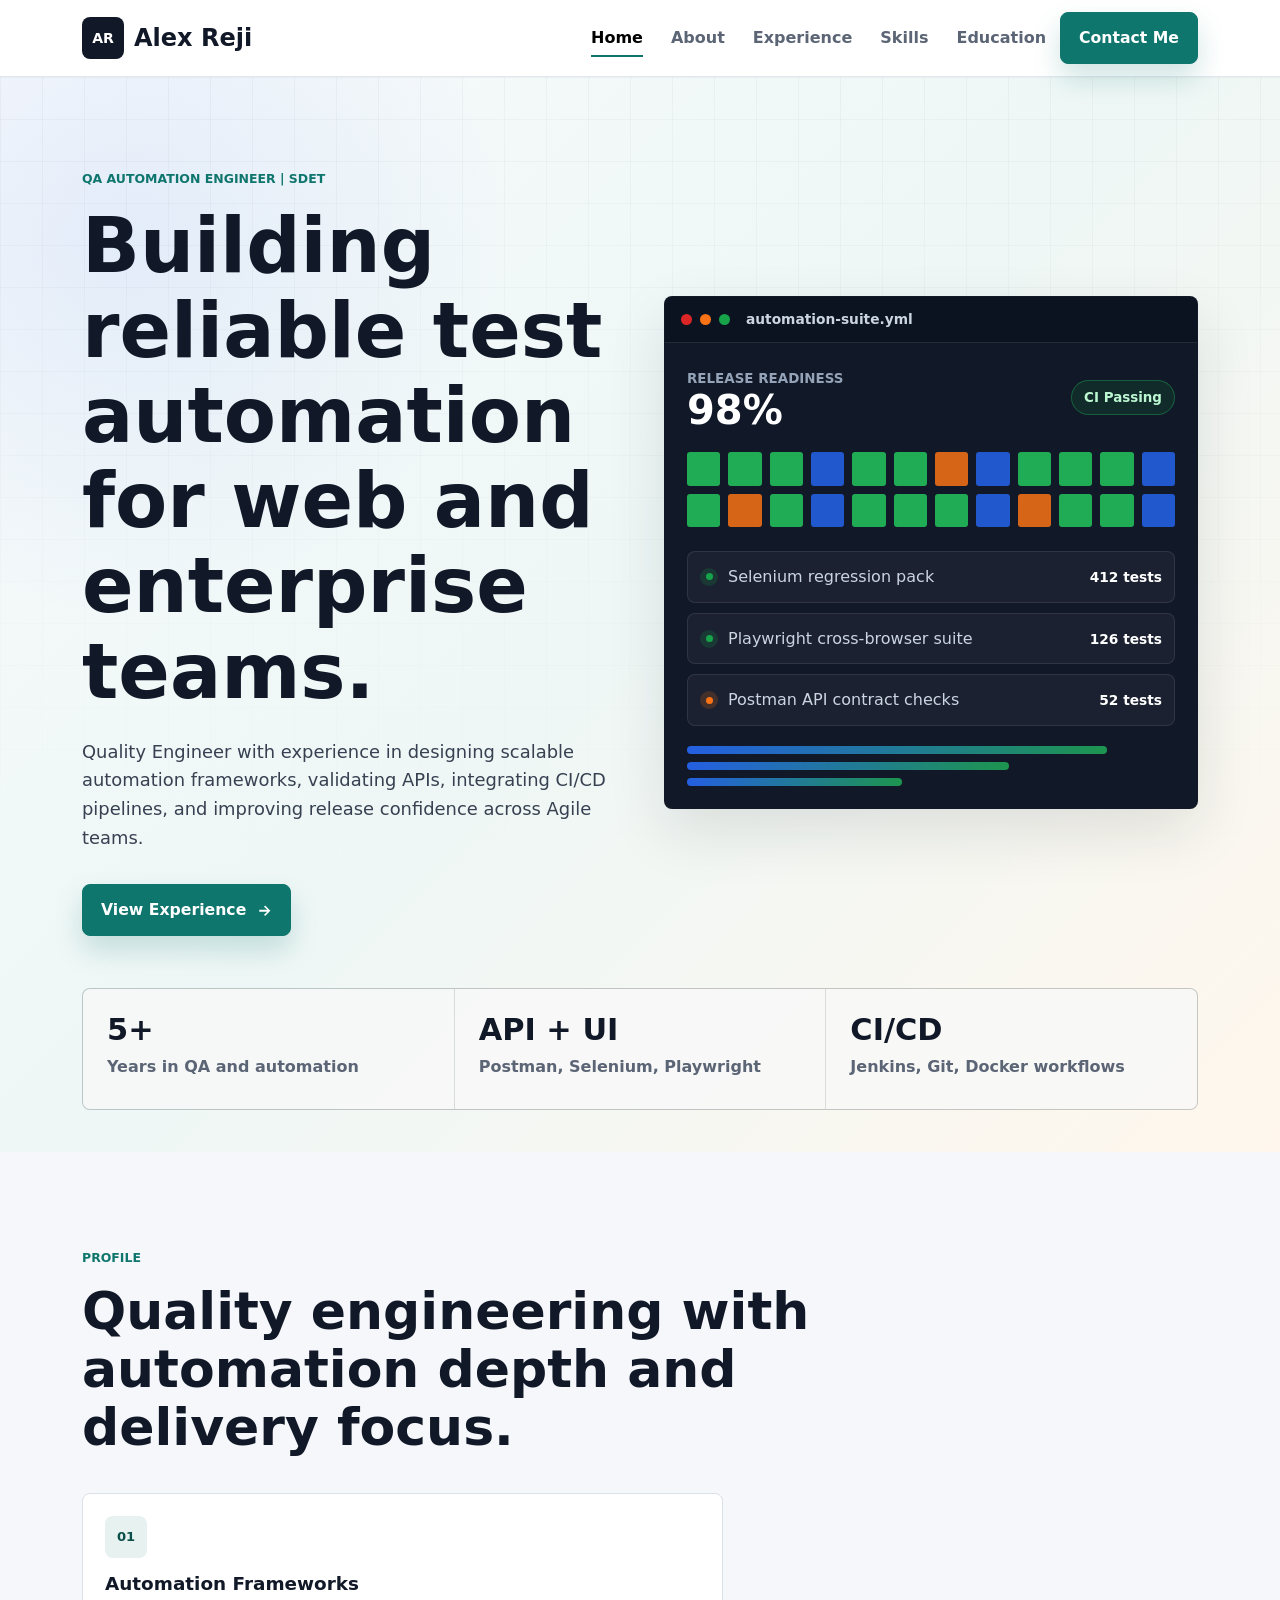
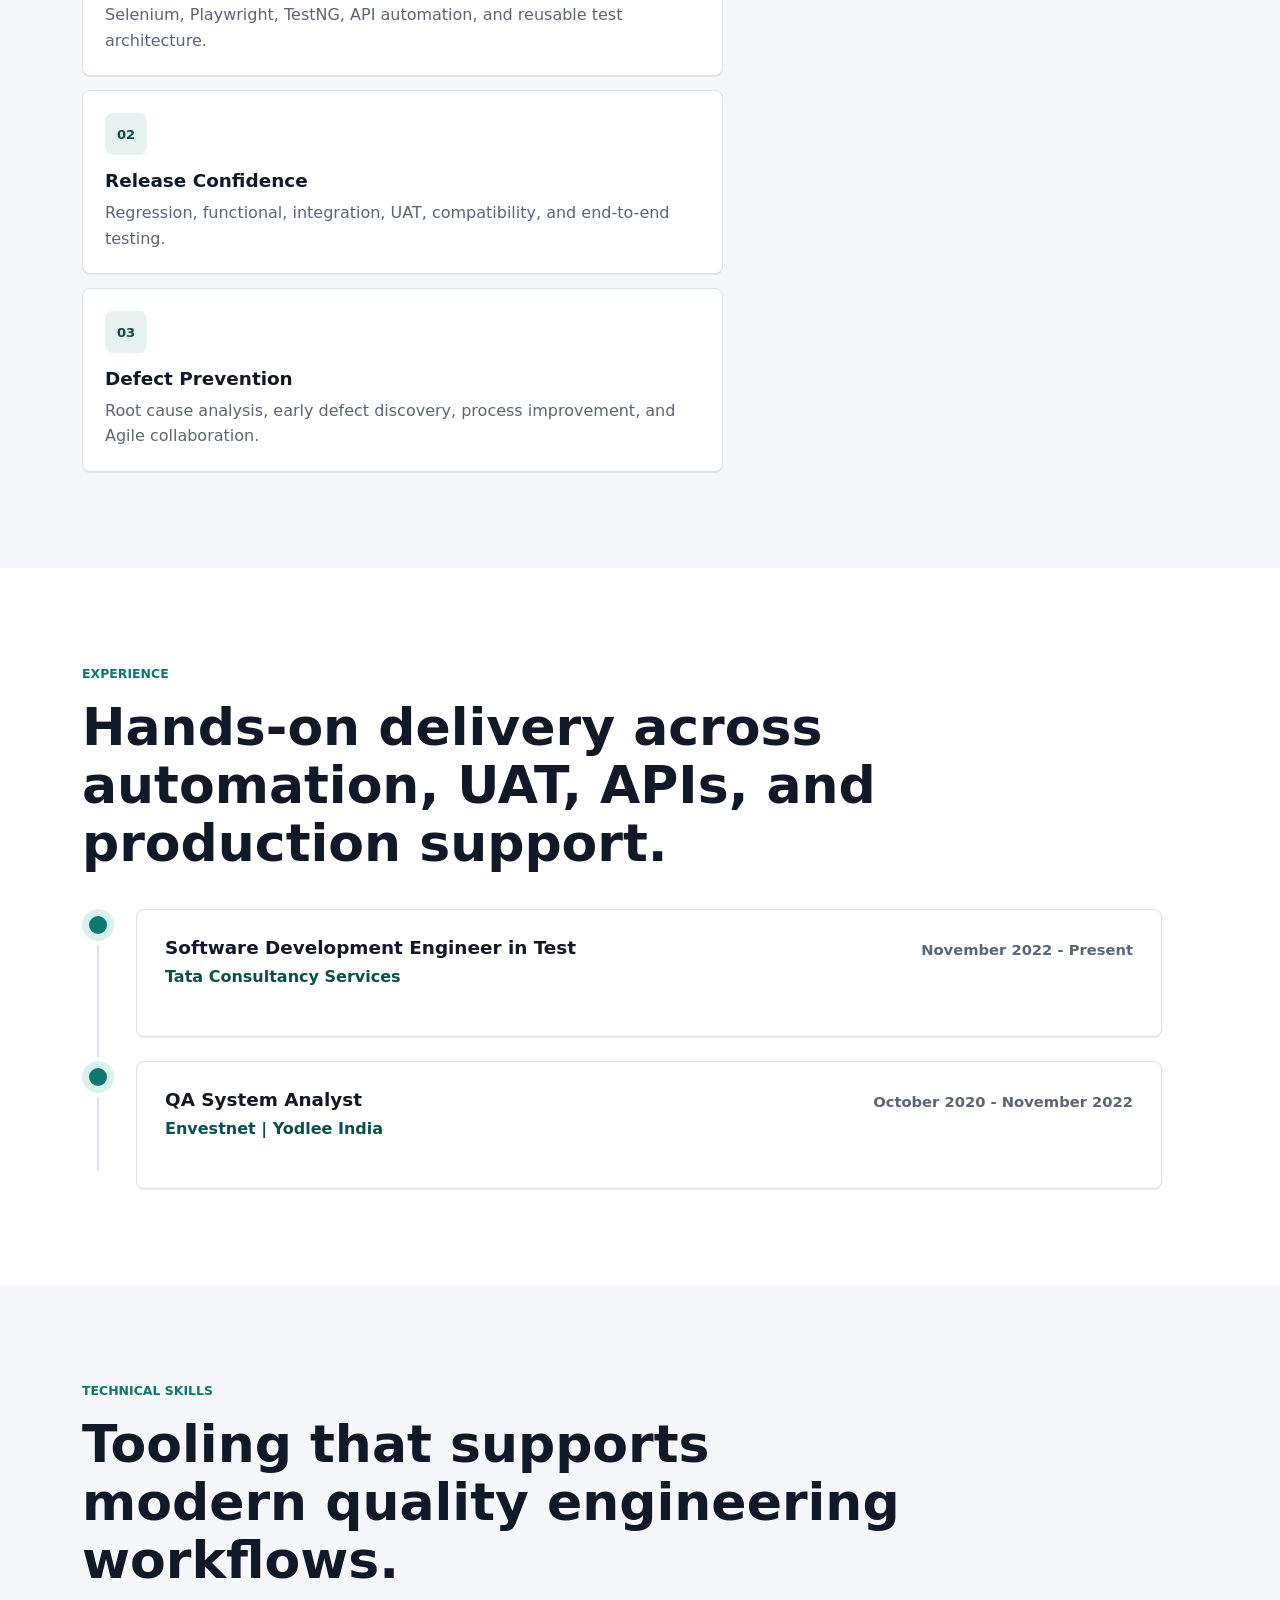
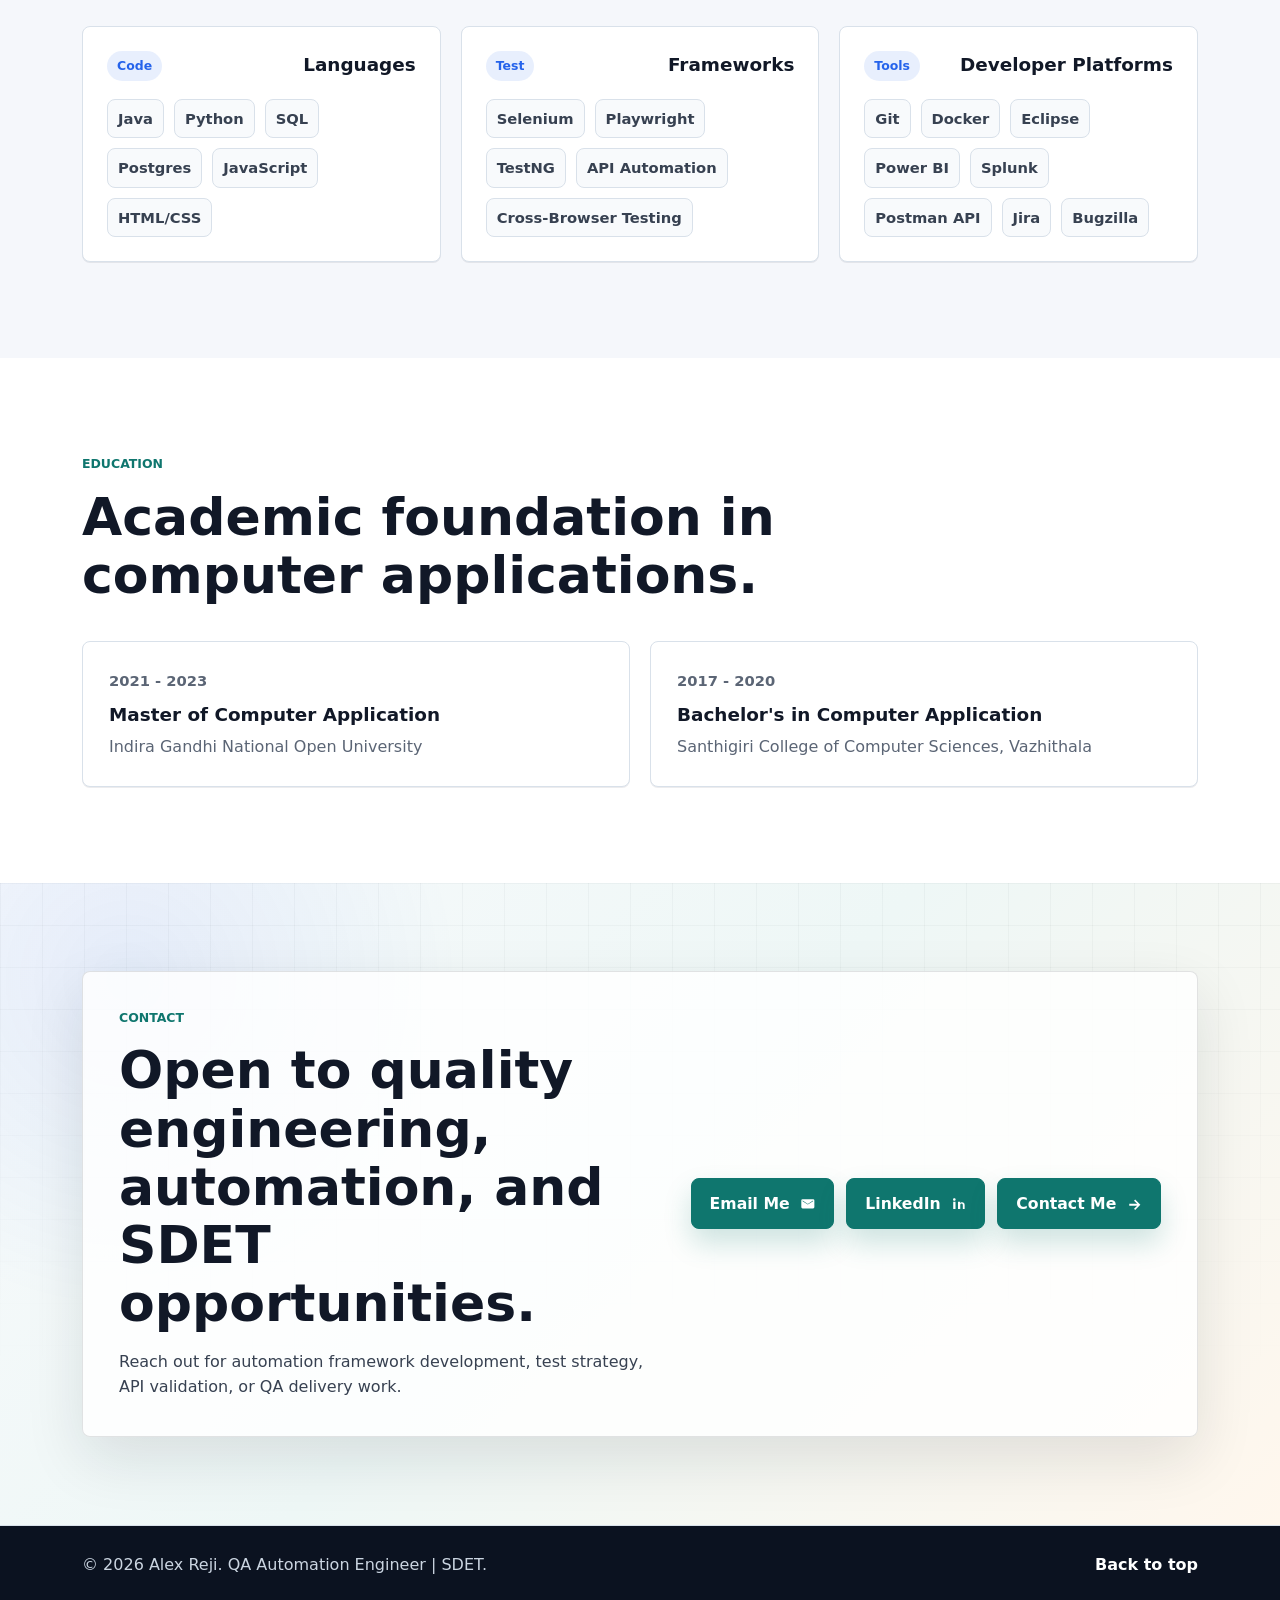
<file: index.html>
<!doctype html>
<html lang="en">
<head>
  <meta charset="utf-8">
  <meta name="viewport" content="width=device-width, initial-scale=1">
  <meta name="description" content="Alex Reji - QA Automation Engineer and SDET portfolio showcasing automation frameworks, API testing, CI/CD, and quality engineering experience.">
  <meta name="theme-color" content="#0f766e">
  <title>Alex Reji | SDET</title>
  <link rel="icon" href="data:image/svg+xml,%3Csvg xmlns='http://www.w3.org/2000/svg' viewBox='0 0 64 64'%3E%3Crect width='64' height='64' rx='12' fill='%230f766e'/%3E%3Cpath d='M18 42 30 18h6l12 24h-7l-2.4-5.4H27.1L24.8 42h-6.8Zm11.3-10.7h7.1L32.9 23l-3.6 8.3Z' fill='white'/%3E%3C/svg%3E">
  <link rel="stylesheet" href="css/bootstrap.min.css">
  <link rel="stylesheet" href="css/styles.css">
</head>
<body>
<a class="skip-link" href="#main">Skip to content</a>

<header class="site-header" data-header>
  <nav class="navbar navbar-expand-lg" aria-label="Primary navigation">
    <div class="container">
      <a class="navbar-brand brand-mark" href="index.html#home" aria-label="Alex Reji home">
        <span class="brand-symbol">AR</span>
        <span class="brand-text">Alex Reji</span>
      </a>

      <button class="navbar-toggler" type="button" data-bs-toggle="collapse" data-bs-target="#primaryNav" aria-controls="primaryNav" aria-expanded="false" aria-label="Toggle navigation">
        <span class="navbar-toggler-icon"></span>
      </button>

      <div class="collapse navbar-collapse" id="primaryNav">
        <ul class="navbar-nav ms-auto align-items-lg-center">
          <li class="nav-item"><a class="nav-link" href="index.html#home">Home</a></li>
          <li class="nav-item"><a class="nav-link" href="index.html#about">About</a></li>
          <li class="nav-item"><a class="nav-link" href="index.html#experience">Experience</a></li>
          <li class="nav-item"><a class="nav-link" href="index.html#skills">Skills</a></li>
          <li class="nav-item"><a class="nav-link" href="index.html#education">Education</a></li>
          <li class="nav-item"><a class="btn btn-primary btn-lg" href="contact.html">Contact Me</a></li>
        </ul>
      </div>
    </div>
  </nav>
</header>

<main id="main">
  <section class="hero-section section-band" id="home">
    <div class="container">
      <div class="row align-items-center g-5">
        <div class="col-lg-6">
          <div class="hero-copy reveal">
            <p class="eyebrow">QA Automation Engineer | SDET</p>
            <h1>Building reliable test automation for web and enterprise teams.</h1>
            <p class="hero-lede">
              Quality Engineer with  experience in designing scalable automation frameworks,
              validating APIs, integrating CI/CD pipelines, and improving release confidence across Agile teams.
            </p>

            <div class="hero-actions" aria-label="Primary actions">
              <a class="btn btn-primary btn-lg" href="#experience">
                <span>View Experience</span>
                <svg aria-hidden="true" viewBox="0 0 24 24"><path d="M5 12h12.2l-4.9-4.9L14 5.4 22 13.4l-8 8-1.7-1.7 4.9-4.9H5V12Z"></path></svg>
              </a>
              </div>


          </div>
        </div>

        <div class="col-lg-6">
          <div class="quality-console reveal" role="img" aria-label="Animated automation dashboard showing passing tests, API checks, and CI pipeline status">
            <div class="console-topbar">
              <span class="window-dot dot-red"></span>
              <span class="window-dot dot-amber"></span>
              <span class="window-dot dot-green"></span>
              <span class="console-title">automation-suite.yml</span>
            </div>

            <div class="console-body">
              <div class="pipeline-status">
                <div>
                  <span class="status-label">Release readiness</span>
                  <strong>98%</strong>
                </div>
                <span class="status-pill">CI Passing</span>
              </div>

              <div class="test-matrix" aria-hidden="true">
                <span></span><span></span><span></span><span></span><span></span><span></span>
                <span></span><span></span><span></span><span></span><span></span><span></span>
                <span></span><span></span><span></span><span></span><span></span><span></span>
                <span></span><span></span><span></span><span></span><span></span><span></span>
              </div>

              <div class="run-list">
                <div class="run-row">
                  <span class="run-icon pass"></span>
                  <span>Selenium regression pack</span>
                  <b>412 tests</b>
                </div>
                <div class="run-row">
                  <span class="run-icon pass"></span>
                  <span>Playwright cross-browser suite</span>
                  <b>126 tests</b>
                </div>
                <div class="run-row">
                  <span class="run-icon warn"></span>
                  <span>Postman API contract checks</span>
                  <b>52 tests</b>
                </div>
              </div>

              <div class="code-lines" aria-hidden="true">
                <span class="code-line line-long"></span>
                <span class="code-line line-mid"></span>
                <span class="code-line line-short"></span>
              </div>
            </div>
          </div>
        </div>
      </div>

      <div class="hero-metrics reveal" aria-label="Career highlights">
        <div>
          <strong>5+</strong>
          <span>Years in QA and automation</span>
        </div>

        <div>
          <strong>API + UI</strong>
          <span>Postman, Selenium, Playwright</span>
        </div>
        <div>
          <strong>CI/CD</strong>
          <span>Jenkins, Git, Docker workflows</span>
        </div>
      </div>
    </div>
  </section>

  <section class="section section-light" id="about">
    <div class="container">
      <div class="section-heading reveal">
        <p class="eyebrow">Profile</p>
        <h2>Quality engineering with automation depth and delivery focus.</h2>
      </div>

      <div class="row g-4 align-items-stretch">
        <div class="col-lg-7">
          <div class="focus-grid reveal">
            <div class="focus-item">
              <span class="focus-icon">01</span>
              <h3>Automation Frameworks</h3>
              <p>Selenium, Playwright, TestNG, API automation, and reusable test architecture.</p>
            </div>
            <div class="focus-item">
              <span class="focus-icon">02</span>
              <h3>Release Confidence</h3>
              <p>Regression, functional, integration, UAT, compatibility, and end-to-end testing.</p>
            </div>
            <div class="focus-item">
              <span class="focus-icon">03</span>
              <h3>Defect Prevention</h3>
              <p>Root cause analysis, early defect discovery, process improvement, and Agile collaboration.</p>
            </div>
          </div>
        </div>

        <div class="col-lg-5">

        </div>
      </div>
    </div>
  </section>

  <section class="section section-white" id="experience">
    <div class="container">
      <div class="section-heading reveal">
        <p class="eyebrow">Experience</p>
        <h2>Hands-on delivery across automation, UAT, APIs, and production support.</h2>
      </div>

      <div class="timeline">
        <article class="timeline-item reveal">
          <div class="timeline-marker" aria-hidden="true"></div>
          <div class="timeline-content">
            <div class="role-heading">
              <div>
                <h3>Software Development Engineer in Test</h3>
                <p>Tata Consultancy Services</p>
              </div>
              <time datetime="2022-11">November 2022 - Present</time>
            </div>

          </div>
        </article>

        <article class="timeline-item reveal">
          <div class="timeline-marker" aria-hidden="true"></div>
          <div class="timeline-content">
            <div class="role-heading">
              <div>
                <h3>QA System Analyst</h3>
                <p>Envestnet | Yodlee India</p>
              </div>
              <time datetime="2020-10">October 2020 - November 2022</time>
            </div>

          </div>
        </article>
      </div>
    </div>
  </section>

  <section class="section section-light" id="skills">
    <div class="container">
      <div class="section-heading reveal">
        <p class="eyebrow">Technical Skills</p>
        <h2>Tooling that supports modern quality engineering workflows.</h2>
      </div>

      <div class="skills-layout">
        <article class="skill-card reveal">
          <div class="skill-card-header">
            <span class="skill-badge">Code</span>
            <h3>Languages</h3>
          </div>
          <div class="skill-tags">
            <span>Java</span>
            <span>Python</span>
            <span>SQL</span>
            <span>Postgres</span>
            <span>JavaScript</span>
            <span>HTML/CSS</span>
          </div>
        </article>

        <article class="skill-card reveal">
          <div class="skill-card-header">
            <span class="skill-badge">Test</span>
            <h3>Frameworks</h3>
          </div>
          <div class="skill-tags">
            <span>Selenium</span>
            <span>Playwright</span>
            <span>TestNG</span>
            <span>API Automation</span>
            <span>Cross-Browser Testing</span>
          </div>
        </article>

        <article class="skill-card reveal">
          <div class="skill-card-header">
            <span class="skill-badge">Tools</span>
            <h3>Developer Platforms</h3>
          </div>
          <div class="skill-tags">
            <span>Git</span>
            <span>Docker</span>
            <span>Eclipse</span>
            <span>Power BI</span>
            <span>Splunk</span>
            <span>Postman API</span>
            <span>Jira</span>
            <span>Bugzilla</span>
          </div>
        </article>
      </div>
    </div>
  </section>

  <section class="section section-white" id="education">
    <div class="container">
      <div class="section-heading reveal">
        <p class="eyebrow">Education</p>
        <h2>Academic foundation in computer applications.</h2>
      </div>

      <div class="education-grid">
        <article class="education-item reveal">
          <time>2021 - 2023</time>
          <h3>Master of Computer Application</h3>
          <p>Indira Gandhi National Open University</p>
        </article>
        <article class="education-item reveal">
          <time>2017 - 2020</time>
          <h3>Bachelor's in Computer Application</h3>
          <p>Santhigiri College of Computer Sciences, Vazhithala</p>
        </article>
      </div>
    </div>
  </section>

  <section class="contact-section section-band" id="contact">
    <div class="container">
      <div class="contact-panel reveal">
        <div>
          <p class="eyebrow">Contact</p>
          <h2>Open to quality engineering, automation, and SDET opportunities.</h2>
          <p>Reach out for automation framework development, test strategy, API validation, or QA delivery work.</p>
        </div>
        <div class="contact-actions">
          <a class="btn btn-primary btn-lg" href="mailto:alexreji8543@gmail.com">
            <span>Email Me</span>
            <svg aria-hidden="true" viewBox="0 0 24 24"><path d="M4 5h16a2 2 0 0 1 2 2v10a2 2 0 0 1-2 2H4a2 2 0 0 1-2-2V7a2 2 0 0 1 2-2Zm8 8.2L20 8V7l-8 5.2L4 7v1l8 5.2Z"></path></svg>
          </a>
          <a class="btn btn-primary btn-lg" href="https://www.linkedin.com/in/alex-reji-joseph" target="_blank" rel="noreferrer">
            <span>LinkedIn </span>
            <svg aria-hidden="true" viewBox="0 0 24 24"><path d="M6.9 8.9H3.4V20h3.5V8.9ZM5.1 7.4c1.1 0 2-.8 2-1.9s-.9-1.9-2-1.9-2 .8-2 1.9.8 1.9 2 1.9ZM20.9 20v-6.1c0-3-1.6-4.4-3.8-4.4-1.7 0-2.5.9-3 1.6V8.9h-3.4V20h3.5v-5.5c0-1.5.3-2.9 2.1-2.9 1.7 0 1.8 1.6 1.8 3V20h2.8Z"></path></svg>
          </a>
          <a class="btn btn-primary btn-lg" href="contact.html">
            <span>Contact Me</span>
            <svg aria-hidden="true" viewBox="0 0 24 24"><path d="M5 12h12.2l-4.9-4.9L14 5.4 22 13.4l-8 8-1.7-1.7 4.9-4.9H5V12Z"></path></svg>
          </a>
        </div>
      </div>
    </div>
  </section>
</main>

<footer class="site-footer">
  <div class="container">
    <p>© <span data-year></span> Alex Reji. QA Automation Engineer | SDET.</p>
    <a href="index.html#home">Back to top</a>
  </div>
</footer>

<script src="js/bootstrap.bundle.min.js"></script>
<script src="js/main.js"></script>
</body>
</html>
</file>
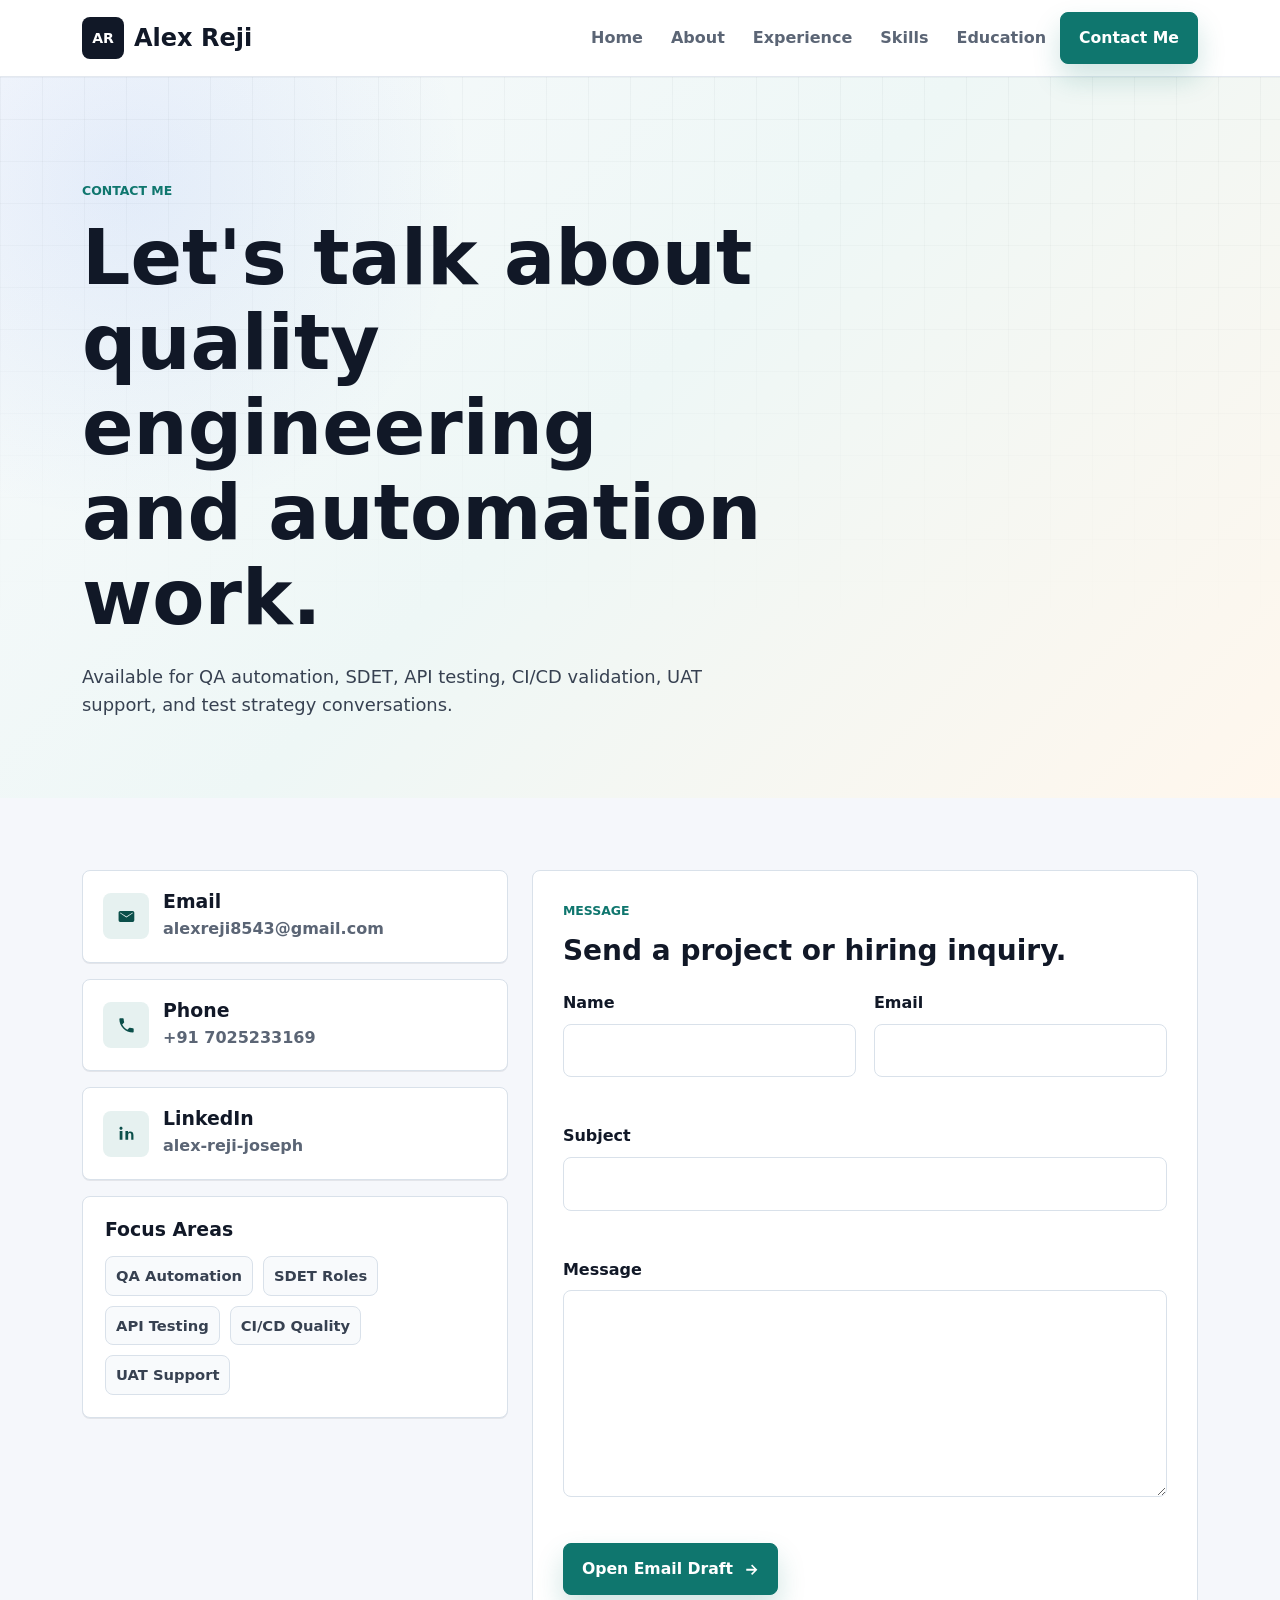
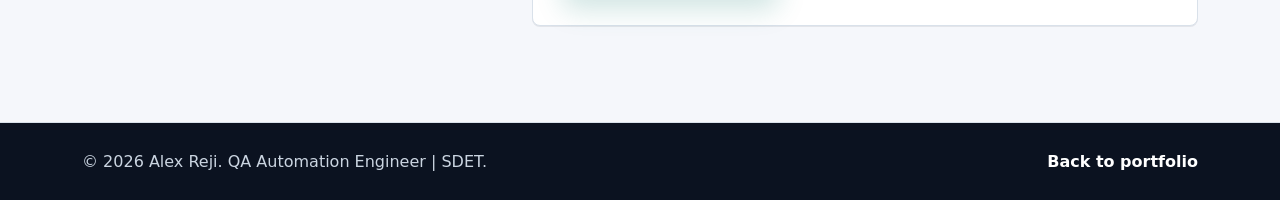
<file: contact.html>
<!doctype html>
<html lang="en">
<head>
  <meta charset="utf-8">
  <meta name="viewport" content="width=device-width, initial-scale=1">
  <meta name="description" content="Contact Alex Reji for QA automation, SDET, API testing, CI/CD, and quality engineering opportunities.">
  <meta name="theme-color" content="#0f766e">
  <title>Contact Alex Reji</title>
  <link rel="icon" href="data:image/svg+xml,%3Csvg xmlns='http://www.w3.org/2000/svg' viewBox='0 0 64 64'%3E%3Crect width='64' height='64' rx='12' fill='%230f766e'/%3E%3Cpath d='M18 42 30 18h6l12 24h-7l-2.4-5.4H27.1L24.8 42h-6.8Zm11.3-10.7h7.1L32.9 23l-3.6 8.3Z' fill='white'/%3E%3C/svg%3E">
  <link rel="stylesheet" href="css/bootstrap.min.css">
  <link rel="stylesheet" href="css/styles.css">
</head>
<body>
<a class="skip-link" href="#main">Skip to content</a>

<header class="site-header" data-header>
  <nav class="navbar navbar-expand-lg" aria-label="Primary navigation">
    <div class="container">
      <a class="navbar-brand brand-mark" href="index.html#home" aria-label="Alex Reji home">
        <span class="brand-symbol">AR</span>
        <span class="brand-text">Alex Reji</span>
      </a>

      <button class="navbar-toggler" type="button" data-bs-toggle="collapse" data-bs-target="#primaryNav" aria-controls="primaryNav" aria-expanded="false" aria-label="Toggle navigation">
        <span class="navbar-toggler-icon"></span>
      </button>

      <div class="collapse navbar-collapse" id="primaryNav">
        <ul class="navbar-nav ms-auto align-items-lg-center">
          <li class="nav-item"><a class="nav-link" href="index.html#home">Home</a></li>
          <li class="nav-item"><a class="nav-link" href="index.html#about">About</a></li>
          <li class="nav-item"><a class="nav-link" href="index.html#experience">Experience</a></li>
          <li class="nav-item"><a class="nav-link" href="index.html#skills">Skills</a></li>
          <li class="nav-item"><a class="nav-link" href="index.html#education">Education</a></li>
          <li class="nav-item"><a class="btn btn-primary btn-lg" href="contact.html">Contact Me</a></li>
        </ul>
      </div>
    </div>
  </nav>
</header>

<main id="main">
  <section class="page-hero section-band">
    <div class="container">
      <div class="page-hero-content reveal">
        <p class="eyebrow">Contact Me</p>
        <h1>Let's talk about quality engineering and automation work.</h1>
        <p>
          Available for QA automation, SDET, API testing, CI/CD validation, UAT support, and test strategy conversations.
        </p>
      </div>
    </div>
  </section>

  <section class="section section-light contact-page">
    <div class="container">
      <div class="contact-layout">
        <aside class="contact-sidebar reveal" aria-label="Direct contact details">
          <article class="contact-card">
                <span class="contact-card-icon">
                  <svg aria-hidden="true" viewBox="0 0 24 24"><path d="M4 5h16a2 2 0 0 1 2 2v10a2 2 0 0 1-2 2H4a2 2 0 0 1-2-2V7a2 2 0 0 1 2-2Zm8 8.2L20 8V7l-8 5.2L4 7v1l8 5.2Z"></path></svg>
                </span>
            <div>
              <h2>Email</h2>
              <a href="mailto:alexreji8543@gmail.com">alexreji8543@gmail.com</a>
            </div>
          </article>

          <article class="contact-card">
                <span class="contact-card-icon">
                  <svg aria-hidden="true" viewBox="0 0 24 24"><path d="M6.6 10.8c1.4 2.8 3.8 5.2 6.6 6.6l2.2-2.2c.3-.3.7-.4 1.1-.3 1.2.4 2.4.6 3.7.6.6 0 1 .4 1 1V20c0 .6-.4 1-1 1C10.7 21 3 13.3 3 3.8c0-.6.4-1 1-1h3.5c.6 0 1 .4 1 1 0 1.3.2 2.5.6 3.7.1.4 0 .8-.3 1.1l-2.2 2.2Z"></path></svg>
                </span>
            <div>
              <h2>Phone</h2>
              <a href="tel:+917025233169">+91 7025233169</a>
            </div>
          </article>

          <article class="contact-card">
                <span class="contact-card-icon">
                  <svg aria-hidden="true" viewBox="0 0 24 24"><path d="M6.9 8.9H3.4V20h3.5V8.9ZM5.1 7.4c1.1 0 2-.8 2-1.9s-.9-1.9-2-1.9-2 .8-2 1.9.8 1.9 2 1.9ZM20.9 20v-6.1c0-3-1.6-4.4-3.8-4.4-1.7 0-2.5.9-3 1.6V8.9h-3.4V20h3.5v-5.5c0-1.5.3-2.9 2.1-2.9 1.7 0 1.8 1.6 1.8 3V20h2.8Z"></path></svg>
                </span>
            <div>
              <h2>LinkedIn</h2>
              <a href="https://www.linkedin.com/in/alex-reji-joseph" target="_blank" rel="noreferrer">alex-reji-joseph</a>
            </div>
          </article>

          <div class="availability-panel">
            <h2>Focus Areas</h2>
            <div class="skill-tags">
              <span>QA Automation</span>
              <span>SDET Roles</span>
              <span>API Testing</span>
              <span>CI/CD Quality</span>
              <span>UAT Support</span>
            </div>
          </div>
        </aside>

        <section class="contact-form-panel reveal" aria-labelledby="contactFormTitle">
          <div class="form-heading">
            <p class="eyebrow">Message</p>
            <h2 id="contactFormTitle">Send a project or hiring inquiry.</h2>
          </div>

          <form class="contact-form" action="mailto:alexreji8543@gmail.com" method="post" enctype="text/plain" data-contact-form novalidate>
            <div class="form-grid">
              <div class="form-field">
                <label for="name">Name</label>
                <input id="name" name="name" type="text" autocomplete="name" required>
                <span class="field-error" data-error-for="name"></span>
              </div>

              <div class="form-field">
                <label for="email">Email</label>
                <input id="email" name="email" type="email" autocomplete="email" required>
                <span class="field-error" data-error-for="email"></span>
              </div>
            </div>

            <div class="form-field">
              <label for="subject">Subject</label>
              <input id="subject" name="subject" type="text" required>
              <span class="field-error" data-error-for="subject"></span>
            </div>

            <div class="form-field">
              <label for="message">Message</label>
              <textarea id="message" name="message" rows="7" required></textarea>
              <span class="field-error" data-error-for="message"></span>
            </div>

            <div class="form-footer">
              <button class="btn btn-primary btn-lg" type="submit">
                <span>Open Email Draft</span>
                <svg aria-hidden="true" viewBox="0 0 24 24"><path d="M5 12h12.2l-4.9-4.9L14 5.4 22 13.4l-8 8-1.7-1.7 4.9-4.9H5V12Z"></path></svg>
              </button>
              <p class="form-status" data-form-status role="status" aria-live="polite"></p>
            </div>
          </form>
        </section>
      </div>
    </div>
  </section>
</main>

<footer class="site-footer">
  <div class="container">
    <p>© <span data-year></span> Alex Reji. QA Automation Engineer | SDET.</p>
    <a href="index.html#home">Back to portfolio</a>
  </div>
</footer>

<script src="js/bootstrap.bundle.min.js"></script>
<script src="js/main.js"></script>
</body>
</html>
</file>
<file: css/styles.css>
:root {
  --color-ink: #111827;
  --color-muted: #5b6575;
  --color-soft: #f5f7fb;
  --color-paper: #ffffff;
  --color-line: #d9e1ea;
  --color-teal: #0f766e;
  --color-teal-dark: #0b4f4a;
  --color-blue: #2563eb;
  --color-orange: #f97316;
  --color-green: #16a34a;
  --color-red: #dc2626;
  --shadow-soft: 0 22px 60px rgba(17, 24, 39, 0.11);
  --shadow-line: 0 1px 0 rgba(17, 24, 39, 0.08);
  --radius: 8px;
  --header-height: 76px;
}

* {
  box-sizing: border-box;
}

html {
  scroll-behavior: smooth;
  scroll-padding-top: var(--header-height);
}

body {
  margin: 0;
  color: var(--color-ink);
  background: var(--color-paper);
  font-family: Inter, ui-sans-serif, system-ui, -apple-system, BlinkMacSystemFont, "Segoe UI", sans-serif;
  line-height: 1.6;
  text-rendering: optimizeLegibility;
}

body.nav-open {
  overflow: hidden;
}

a {
  color: inherit;
  text-decoration: none;
}

a:hover {
  color: var(--color-teal);
}

svg {
  display: inline-block;
  width: 1em;
  height: 1em;
  fill: currentColor;
}

::selection {
  color: #ffffff;
  background: var(--color-teal);
}

.skip-link {
  position: fixed;
  top: 12px;
  left: 12px;
  z-index: 1100;
  transform: translateY(-140%);
  border-radius: var(--radius);
  background: var(--color-ink);
  color: #ffffff;
  padding: 10px 14px;
  transition: transform 180ms ease;
}

.skip-link:focus {
  transform: translateY(0);
}

.site-header {
  position: sticky;
  top: 0;
  z-index: 1000;
  min-height: var(--header-height);
  background: rgba(255, 255, 255, 0.88);
  border-bottom: 1px solid rgba(217, 225, 234, 0.74);
  backdrop-filter: blur(18px);
  transition: box-shadow 200ms ease, background 200ms ease;
}

.site-header.is-scrolled {
  background: rgba(255, 255, 255, 0.96);
  box-shadow: var(--shadow-line);
}

.navbar {
  min-height: var(--header-height);
  padding: 0;
}

.navbar-toggler {
  border: 1px solid var(--color-line);
  border-radius: var(--radius);
  padding: 9px 11px;
}

.navbar-toggler:focus {
  box-shadow: 0 0 0 3px rgba(15, 118, 110, 0.18);
}

.brand-mark {
  display: inline-flex;
  align-items: center;
  gap: 10px;
  font-weight: 800;
}

.brand-symbol {
  display: grid;
  width: 42px;
  height: 42px;
  place-items: center;
  border-radius: var(--radius);
  background: var(--color-ink);
  color: #ffffff;
  font-size: 0.88rem;
  font-weight: 800;
}

.brand-text {
  color: var(--color-ink);
  font-size: 1.5rem;
}

.nav-link {
  position: relative;
  color: var(--color-muted);
  font-weight: 700;
  padding: 12px 14px !important;
}

.nav-link::after {
  position: absolute;
  right: 14px;
  bottom: 6px;
  left: 14px;
  height: 2px;
  background: var(--color-teal);
  content: "";
  transform: scaleX(0);
  transform-origin: left;
  transition: transform 180ms ease;
}

.nav-link:hover,
.nav-link.active {
  color: var(--color-ink);
}

.nav-link:hover::after,
.nav-link.active::after {
  transform: scaleX(1);
}

.nav-link-contact {
  margin-left: 8px;
  border: 1px solid var(--color-line);
  border-radius: var(--radius);
}

.nav-link-contact::after {
  content: none;
}

.section-band {
  position: relative;
  overflow: hidden;
  background:
          radial-gradient(circle at 10% 15%, rgba(37, 99, 235, 0.09), transparent 26%),
          linear-gradient(135deg, #f8fafc 0%, #eef7f6 48%, #fff7ed 100%);
}

.section-band::before {
  position: absolute;
  inset: 0;
  pointer-events: none;
  background-image:
          linear-gradient(rgba(17, 24, 39, 0.045) 1px, transparent 1px),
          linear-gradient(90deg, rgba(17, 24, 39, 0.045) 1px, transparent 1px);
  background-size: 42px 42px;
  content: "";
  mask-image: linear-gradient(to bottom, rgba(0, 0, 0, 0.8), transparent 78%);
}

.hero-section {
  display: flex;
  min-height: calc(100vh - var(--header-height));
  padding: 92px 0 42px;
  align-items: center;
}

.hero-section .container {
  position: relative;
  z-index: 1;
}

.eyebrow {
  margin: 0 0 14px;
  color: var(--color-teal);
  font-size: 0.78rem;
  font-weight: 800;
  letter-spacing: 0;
  text-transform: uppercase;
}

h1,
h2,
h3,
p {
  overflow-wrap: anywhere;
}

h1,
h2,
h3 {
  margin: 0;
  color: var(--color-ink);
  line-height: 1.12;
  letter-spacing: 0;
}

h1 {
  max-width: 680px;
  font-size: 4.75rem;
  font-weight: 850;
}

h2 {
  max-width: 830px;
  font-size: 3.25rem;
  font-weight: 820;
}

h3 {
  font-size: 1.15rem;
  font-weight: 800;
}

.hero-lede {
  max-width: 650px;
  margin: 24px 0 0;
  color: #374151;
  font-size: 1.12rem;
}

.hero-actions,
.contact-actions {
  display: flex;
  flex-wrap: wrap;
  gap: 12px;
  margin-top: 32px;
}

.btn {
  display: inline-flex;
  min-height: 48px;
  align-items: center;
  justify-content: center;
  gap: 10px;
  border-radius: var(--radius);
  font-weight: 800;
  white-space: normal;
}

.btn-lg {
  padding: 13px 18px;
  font-size: 0.98rem;
}

.btn-primary {
  border-color: var(--color-teal);
  background: var(--color-teal);
  box-shadow: 0 14px 28px rgba(15, 118, 110, 0.2);
}

.btn-primary:hover,
.btn-primary:focus {
  border-color: var(--color-teal-dark);
  background: var(--color-teal-dark);
}

.btn-outline {
  border: 1px solid rgba(17, 24, 39, 0.18);
  background: rgba(255, 255, 255, 0.72);
  color: var(--color-ink);
}

.btn-outline:hover,
.btn-outline:focus {
  border-color: var(--color-teal);
  background: #ffffff;
  color: var(--color-teal-dark);
}

.contact-strip {
  display: flex;
  flex-wrap: wrap;
  gap: 10px;
  margin-top: 28px;
}

.contact-strip a {
  display: inline-flex;
  min-height: 42px;
  align-items: center;
  gap: 9px;
  border: 1px solid rgba(17, 24, 39, 0.12);
  border-radius: var(--radius);
  background: rgba(255, 255, 255, 0.64);
  color: #374151;
  padding: 9px 12px;
  font-size: 0.94rem;
  font-weight: 700;
}

.contact-strip a:hover {
  border-color: rgba(15, 118, 110, 0.35);
  color: var(--color-teal-dark);
}

.quality-console {
  position: relative;
  overflow: hidden;
  max-width: 560px;
  margin-left: auto;
  border: 1px solid rgba(17, 24, 39, 0.12);
  border-radius: var(--radius);
  background: #111827;
  box-shadow: var(--shadow-soft);
  color: #e5e7eb;
}

.quality-console::after {
  position: absolute;
  inset: 0;
  pointer-events: none;
  background: linear-gradient(90deg, transparent 0%, rgba(255, 255, 255, 0.08) 45%, transparent 70%);
  content: "";
  transform: translateX(-100%);
  animation: console-sweep 6s ease-in-out infinite;
}

.console-topbar {
  display: flex;
  min-height: 46px;
  align-items: center;
  gap: 8px;
  border-bottom: 1px solid rgba(255, 255, 255, 0.1);
  background: #0b1220;
  padding: 0 16px;
}

.window-dot {
  display: inline-block;
  width: 11px;
  height: 11px;
  border-radius: 50%;
}

.dot-red {
  background: var(--color-red);
}

.dot-amber {
  background: var(--color-orange);
}

.dot-green {
  background: var(--color-green);
}

.console-title {
  margin-left: 8px;
  color: #cbd5e1;
  font-size: 0.86rem;
  font-weight: 800;
}

.console-body {
  padding: 22px;
}

.pipeline-status {
  display: flex;
  align-items: center;
  justify-content: space-between;
  gap: 16px;
  margin-bottom: 22px;
}

.pipeline-status strong {
  display: block;
  color: #ffffff;
  font-size: 2.5rem;
  line-height: 1;
}

.status-label {
  color: #94a3b8;
  font-size: 0.84rem;
  font-weight: 800;
  text-transform: uppercase;
}

.status-pill {
  display: inline-flex;
  min-height: 34px;
  align-items: center;
  border: 1px solid rgba(34, 197, 94, 0.34);
  border-radius: 999px;
  background: rgba(22, 163, 74, 0.14);
  color: #bbf7d0;
  padding: 6px 12px;
  font-size: 0.84rem;
  font-weight: 800;
}

.test-matrix {
  display: grid;
  grid-template-columns: repeat(12, minmax(0, 1fr));
  gap: 8px;
  margin-bottom: 24px;
}

.test-matrix span {
  aspect-ratio: 1;
  border-radius: 3px;
  background: rgba(34, 197, 94, 0.86);
  animation: tile-pulse 2.8s ease-in-out infinite;
}

.test-matrix span:nth-child(4n) {
  background: rgba(37, 99, 235, 0.85);
  animation-delay: 200ms;
}

.test-matrix span:nth-child(7n) {
  background: rgba(249, 115, 22, 0.86);
  animation-delay: 380ms;
}

.run-list {
  display: grid;
  gap: 10px;
}

.run-row {
  display: grid;
  grid-template-columns: auto minmax(0, 1fr) auto;
  align-items: center;
  gap: 10px;
  border: 1px solid rgba(255, 255, 255, 0.09);
  border-radius: var(--radius);
  background: rgba(255, 255, 255, 0.045);
  padding: 12px;
  color: #cbd5e1;
}

.run-row b {
  color: #ffffff;
  font-size: 0.86rem;
  white-space: nowrap;
}

.run-icon {
  display: inline-grid;
  width: 18px;
  height: 18px;
  place-items: center;
  border-radius: 50%;
}

.run-icon::before {
  width: 7px;
  height: 7px;
  border-radius: 50%;
  content: "";
}

.run-icon.pass {
  background: rgba(22, 163, 74, 0.18);
}

.run-icon.pass::before {
  background: var(--color-green);
}

.run-icon.warn {
  background: rgba(249, 115, 22, 0.18);
}

.run-icon.warn::before {
  background: var(--color-orange);
}

.code-lines {
  display: grid;
  gap: 8px;
  margin-top: 20px;
}

.code-line {
  display: block;
  height: 8px;
  border-radius: 999px;
  background: linear-gradient(90deg, rgba(37, 99, 235, 0.95), rgba(34, 197, 94, 0.72));
  animation: code-load 3.4s ease-in-out infinite;
}

.line-long {
  width: 86%;
}

.line-mid {
  width: 66%;
  animation-delay: 140ms;
}

.line-short {
  width: 44%;
  animation-delay: 280ms;
}

.hero-metrics {
  display: grid;
  grid-template-columns: repeat(3, minmax(0, 1fr));
  gap: 1px;
  overflow: hidden;
  margin-top: 52px;
  border: 1px solid rgba(17, 24, 39, 0.12);
  border-radius: var(--radius);
  background: rgba(17, 24, 39, 0.12);
}

.hero-metrics div {
  min-height: 120px;
  background: rgba(255, 255, 255, 0.8);
  padding: 24px;
}

.hero-metrics strong {
  display: block;
  color: var(--color-ink);
  font-size: 1.9rem;
  line-height: 1.1;
}

.hero-metrics span {
  display: block;
  margin-top: 8px;
  color: var(--color-muted);
  font-weight: 700;
}

.section {
  padding: 96px 0;
}

.section-light {
  background: var(--color-soft);
}

.section-white {
  background: var(--color-paper);
}

.section-heading {
  margin-bottom: 36px;
}

.content-panel {
  height: 100%;
  border-left: 4px solid var(--color-teal);
  background: var(--color-paper);
  box-shadow: var(--shadow-line);
  padding: 32px;
}

.content-panel p {
  margin: 0;
  color: #374151;
  font-size: 1.04rem;
}

.content-panel p + p {
  margin-top: 18px;
}

.focus-grid {
  display: grid;
  gap: 14px;
}

.focus-item,
.skill-card,
.education-item {
  border: 1px solid var(--color-line);
  border-radius: var(--radius);
  background: var(--color-paper);
  box-shadow: var(--shadow-line);
}

.focus-item {
  padding: 22px;
}

.focus-icon {
  display: inline-grid;
  width: 42px;
  height: 42px;
  place-items: center;
  border-radius: var(--radius);
  background: rgba(15, 118, 110, 0.1);
  color: var(--color-teal-dark);
  font-size: 0.82rem;
  font-weight: 900;
}

.focus-item h3 {
  margin-top: 16px;
}

.focus-item p,
.skill-card p,
.education-item p {
  margin: 8px 0 0;
  color: var(--color-muted);
}

.timeline {
  position: relative;
  display: grid;
  gap: 24px;
  max-width: 1080px;
}

.timeline::before {
  position: absolute;
  top: 18px;
  bottom: 18px;
  left: 15px;
  width: 2px;
  background: var(--color-line);
  content: "";
}

.timeline-item {
  position: relative;
  display: grid;
  grid-template-columns: 32px minmax(0, 1fr);
  gap: 22px;
}

.timeline-marker {
  position: relative;
  z-index: 1;
  width: 32px;
  height: 32px;
  border: 7px solid #d9f2ee;
  border-radius: 50%;
  background: var(--color-teal);
  box-shadow: 0 0 0 4px #ffffff;
}

.timeline-content {
  border: 1px solid var(--color-line);
  border-radius: var(--radius);
  background: var(--color-paper);
  box-shadow: var(--shadow-line);
  padding: 28px;
}

.role-heading {
  display: flex;
  justify-content: space-between;
  gap: 18px;
  margin-bottom: 18px;
}

.role-heading h3 span {
  color: var(--color-muted);
  font-size: 0.94rem;
  font-weight: 700;
}

.role-heading p {
  margin: 6px 0 0;
  color: var(--color-teal-dark);
  font-weight: 800;
}

.role-heading time,
.education-item time {
  color: var(--color-muted);
  font-size: 0.92rem;
  font-weight: 800;
  white-space: nowrap;
}

.timeline-content ul {
  display: grid;
  gap: 10px;
  margin: 0;
  padding-left: 20px;
  color: #374151;
}

.timeline-content li::marker {
  color: var(--color-teal);
}

.skills-layout {
  display: grid;
  grid-template-columns: repeat(3, minmax(0, 1fr));
  gap: 20px;
}

.skill-card {
  padding: 24px;
}

.skill-card-header {
  display: flex;
  align-items: center;
  justify-content: space-between;
  gap: 12px;
  margin-bottom: 18px;
}

.skill-badge {
  display: inline-flex;
  align-items: center;
  justify-content: center;
  border-radius: 999px;
  background: rgba(37, 99, 235, 0.1);
  color: var(--color-blue);
  padding: 5px 10px;
  font-size: 0.78rem;
  font-weight: 900;
}

.skill-tags {
  display: flex;
  flex-wrap: wrap;
  gap: 10px;
}

.skill-tags span {
  display: inline-flex;
  min-height: 36px;
  align-items: center;
  border: 1px solid var(--color-line);
  border-radius: var(--radius);
  background: #f8fafc;
  color: #374151;
  padding: 7px 10px;
  font-size: 0.92rem;
  font-weight: 750;
}

.education-grid {
  display: grid;
  grid-template-columns: repeat(2, minmax(0, 1fr));
  gap: 20px;
}

.education-item {
  padding: 26px;
}

.education-item h3 {
  margin-top: 12px;
}

.page-hero {
  padding: 104px 0 78px;
}

.page-hero .container {
  position: relative;
  z-index: 1;
}

.page-hero-content {
  max-width: 880px;
}

.page-hero-content p:not(.eyebrow) {
  max-width: 680px;
  margin: 22px 0 0;
  color: #374151;
  font-size: 1.12rem;
}

.contact-page {
  padding-top: 72px;
}

.contact-layout {
  display: grid;
  grid-template-columns: minmax(280px, 0.78fr) minmax(0, 1.22fr);
  gap: 24px;
  align-items: start;
}

.contact-sidebar {
  display: grid;
  gap: 16px;
}

.contact-card,
.availability-panel,
.contact-form-panel {
  border: 1px solid var(--color-line);
  border-radius: var(--radius);
  background: var(--color-paper);
  box-shadow: var(--shadow-line);
}

.contact-card {
  display: grid;
  grid-template-columns: auto minmax(0, 1fr);
  gap: 14px;
  align-items: center;
  padding: 20px;
}

.contact-card-icon {
  display: inline-grid;
  width: 46px;
  height: 46px;
  place-items: center;
  border-radius: var(--radius);
  background: rgba(15, 118, 110, 0.1);
  color: var(--color-teal-dark);
  font-size: 1.18rem;
}

.contact-card h2,
.availability-panel h2 {
  font-size: 1.18rem;
}

.form-heading h2 {
  font-size: 1.75rem;
}

.contact-card h2 {
  margin-bottom: 4px;
}

.contact-card a {
  color: var(--color-muted);
  font-weight: 800;
  overflow-wrap: anywhere;
}

.contact-card a:hover {
  color: var(--color-teal-dark);
}

.availability-panel {
  padding: 22px;
}

.availability-panel .skill-tags {
  margin-top: 16px;
}

.contact-form-panel {
  padding: 30px;
}

.form-heading {
  margin-bottom: 24px;
}

.contact-form {
  display: grid;
  gap: 18px;
}

.form-grid {
  display: grid;
  grid-template-columns: repeat(2, minmax(0, 1fr));
  gap: 18px;
}

.form-field {
  display: grid;
  gap: 8px;
}

.form-field label {
  color: var(--color-ink);
  font-weight: 850;
}

.form-field input,
.form-field textarea {
  width: 100%;
  border: 1px solid var(--color-line);
  border-radius: var(--radius);
  background: #ffffff;
  color: var(--color-ink);
  padding: 13px 14px;
  font: inherit;
  transition: border-color 160ms ease, box-shadow 160ms ease;
}

.form-field textarea {
  min-height: 180px;
  resize: vertical;
}

.form-field input:focus,
.form-field textarea:focus {
  border-color: var(--color-teal);
  box-shadow: 0 0 0 4px rgba(15, 118, 110, 0.12);
  outline: none;
}

.form-field input[aria-invalid="true"],
.form-field textarea[aria-invalid="true"] {
  border-color: var(--color-red);
}

.field-error {
  min-height: 20px;
  color: var(--color-red);
  font-size: 0.88rem;
  font-weight: 750;
}

.form-footer {
  display: flex;
  flex-wrap: wrap;
  gap: 14px;
  align-items: center;
  justify-content: space-between;
}

.form-status {
  min-height: 24px;
  margin: 0;
  color: var(--color-muted);
  font-weight: 800;
}

.contact-section {
  padding: 88px 0;
}

.contact-section .container,
.site-footer .container {
  position: relative;
  z-index: 1;
}

.contact-panel {
  display: grid;
  grid-template-columns: minmax(0, 1fr) auto;
  align-items: center;
  gap: 36px;
  border: 1px solid rgba(17, 24, 39, 0.12);
  border-radius: var(--radius);
  background: rgba(255, 255, 255, 0.82);
  box-shadow: var(--shadow-soft);
  padding: 36px;
}

.contact-panel p:not(.eyebrow) {
  max-width: 640px;
  margin: 16px 0 0;
  color: #374151;
}

.contact-actions {
  justify-content: flex-end;
  margin-top: 0;
}

.site-footer {
  border-top: 1px solid var(--color-line);
  background: #0b1220;
  color: #cbd5e1;
  padding: 26px 0;
}

.site-footer .container {
  display: flex;
  align-items: center;
  justify-content: space-between;
  gap: 18px;
}

.site-footer p {
  margin: 0;
}

.site-footer a {
  color: #ffffff;
  font-weight: 800;
}

.reveal {
  opacity: 0;
  transform: translateY(22px);
  transition: opacity 650ms ease, transform 650ms ease;
}

.reveal.is-visible {
  opacity: 1;
  transform: translateY(0);
}

@keyframes console-sweep {
  0%,
  45% {
    transform: translateX(-100%);
  }
  75%,
  100% {
    transform: translateX(100%);
  }
}

@keyframes tile-pulse {
  0%,
  100% {
    opacity: 0.65;
    transform: scale(0.96);
  }
  50% {
    opacity: 1;
    transform: scale(1);
  }
}

@keyframes code-load {
  0%,
  100% {
    transform: scaleX(0.74);
    transform-origin: left;
  }
  50% {
    transform: scaleX(1);
    transform-origin: left;
  }
}

@media (max-width: 991.98px) {
  :root {
    --header-height: 68px;
  }

  h1 {
    font-size: 3.6rem;
  }

  h2 {
    font-size: 2.55rem;
  }

  .navbar-collapse {
    position: fixed;
    top: var(--header-height);
    right: 14px;
    left: 14px;
    max-height: calc(100vh - var(--header-height) - 24px);
    overflow-y: auto;
    border: 1px solid var(--color-line);
    border-radius: var(--radius);
    background: #ffffff;
    box-shadow: var(--shadow-soft);
    padding: 12px;
  }

  .navbar-collapse:not(.show) {
    display: none;
  }

  .nav-link {
    border-radius: var(--radius);
  }

  .nav-link::after {
    content: none;
  }

  .nav-link:hover,
  .nav-link.active {
    background: var(--color-soft);
  }

  .nav-link-contact {
    margin-left: 0;
  }

  .hero-section {
    min-height: auto;
    padding: 64px 0 34px;
  }

  .quality-console {
    margin: 0;
  }

  .hero-metrics,
  .skills-layout {
    grid-template-columns: 1fr;
  }

  .hero-metrics div {
    min-height: auto;
  }

  .role-heading,
  .contact-panel,
  .contact-layout {
    display: block;
  }

  .role-heading time {
    display: inline-block;
    margin-top: 10px;
  }

  .contact-actions {
    justify-content: flex-start;
    margin-top: 28px;
  }

  .contact-sidebar {
    margin-bottom: 24px;
  }
}

@media (max-width: 767.98px) {
  h1 {
    font-size: 2.75rem;
  }

  h2 {
    font-size: 2.1rem;
  }

  .section {
    padding: 72px 0;
  }

  .hero-section {
    padding-top: 50px;
  }

  .hero-actions .btn,
  .contact-actions .btn {
    width: 100%;
  }

  .contact-strip a {
    width: 100%;
  }

  .page-hero {
    padding: 72px 0 54px;
  }

  .console-body,
  .content-panel,
  .timeline-content,
  .contact-panel,
  .contact-form-panel {
    padding: 22px;
  }

  .form-grid {
    grid-template-columns: 1fr;
  }

  .form-footer .btn {
    width: 100%;
  }

  .test-matrix {
    grid-template-columns: repeat(8, minmax(0, 1fr));
  }

  .run-row {
    grid-template-columns: auto minmax(0, 1fr);
  }

  .run-row b {
    grid-column: 2;
  }

  .education-grid {
    grid-template-columns: 1fr;
  }

  .site-footer .container {
    display: block;
  }

  .site-footer a {
    display: inline-block;
    margin-top: 10px;
  }
}

@media (max-width: 420px) {
  h1 {
    font-size: 2.35rem;
  }

  h2 {
    font-size: 1.85rem;
  }

  .brand-text {
    display: none;
  }

  .pipeline-status {
    display: block;
  }

  .status-pill {
    margin-top: 12px;
  }
}

@media (prefers-reduced-motion: reduce) {
  *,
  *::before,
  *::after {
    scroll-behavior: auto !important;
    animation-duration: 0.01ms !important;
    animation-iteration-count: 1 !important;
    transition-duration: 0.01ms !important;
  }

  .reveal {
    opacity: 1;
    transform: none;
  }
}
</file>
